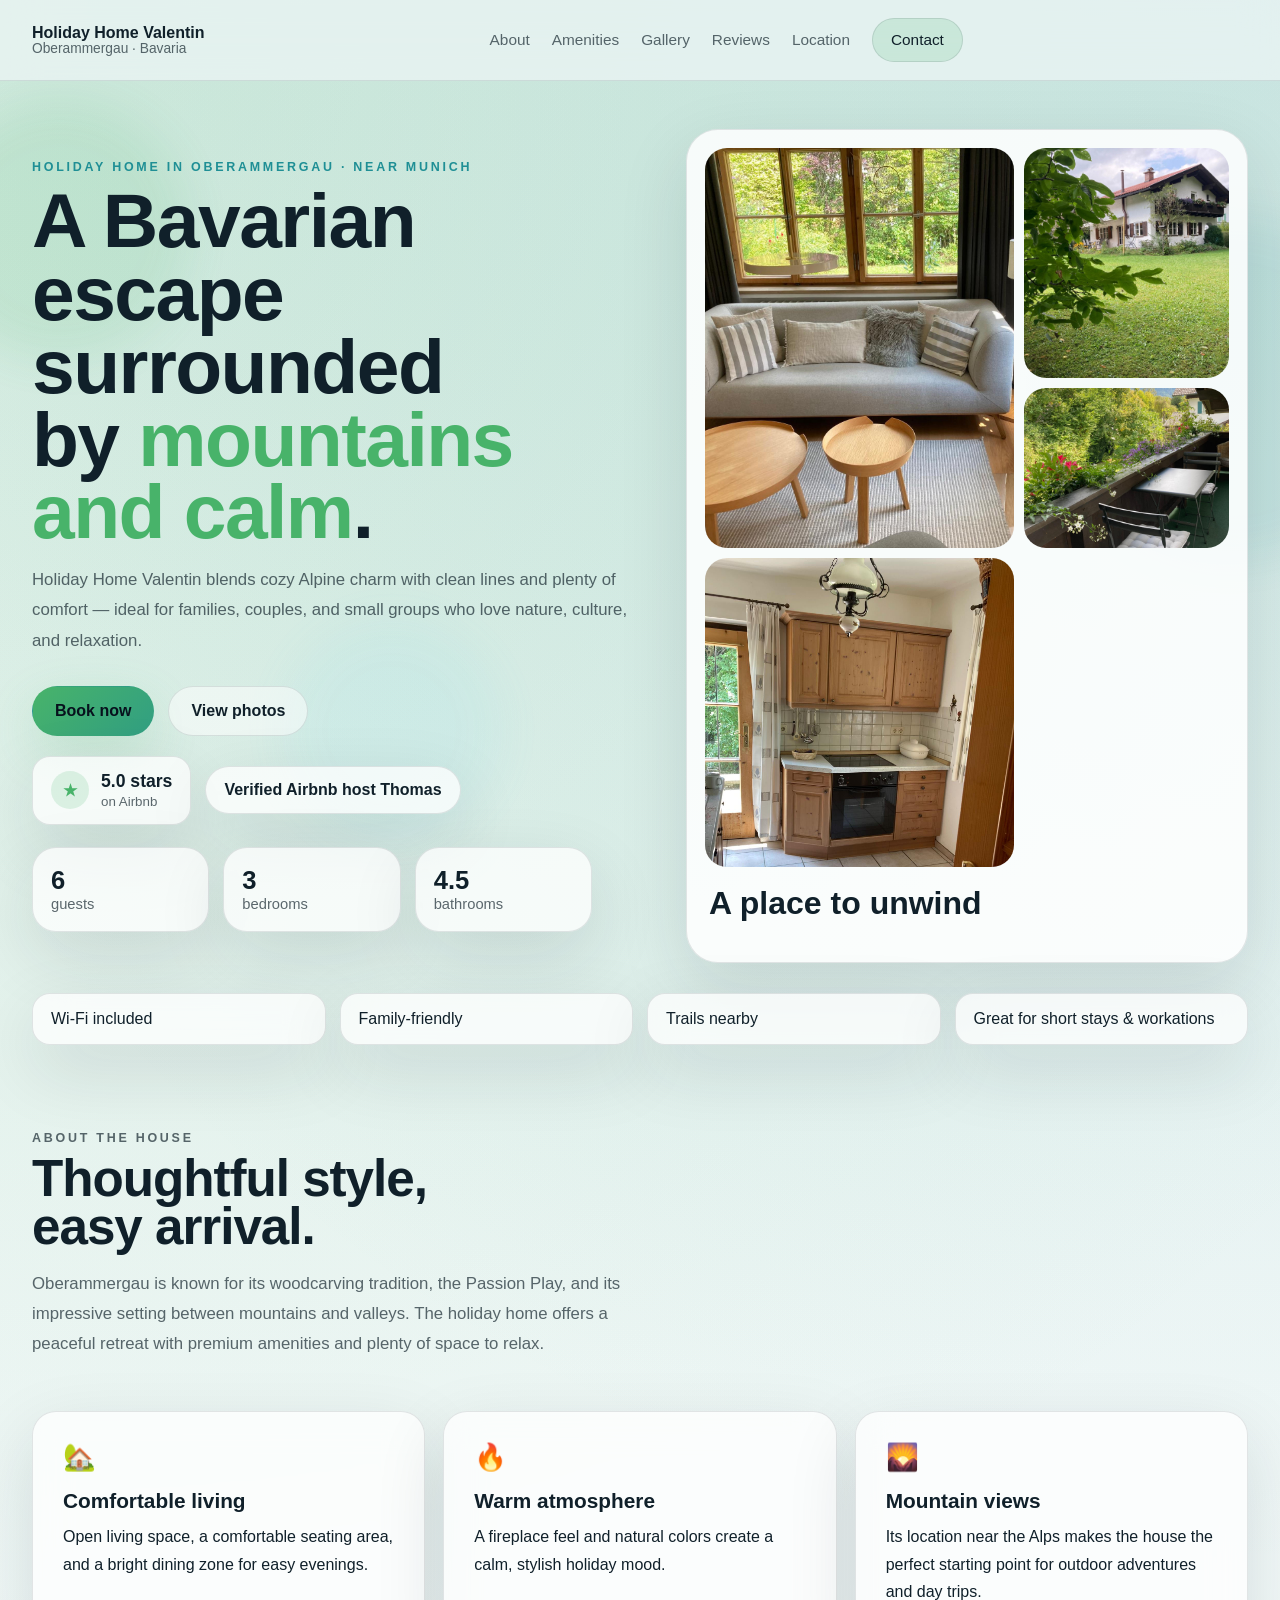
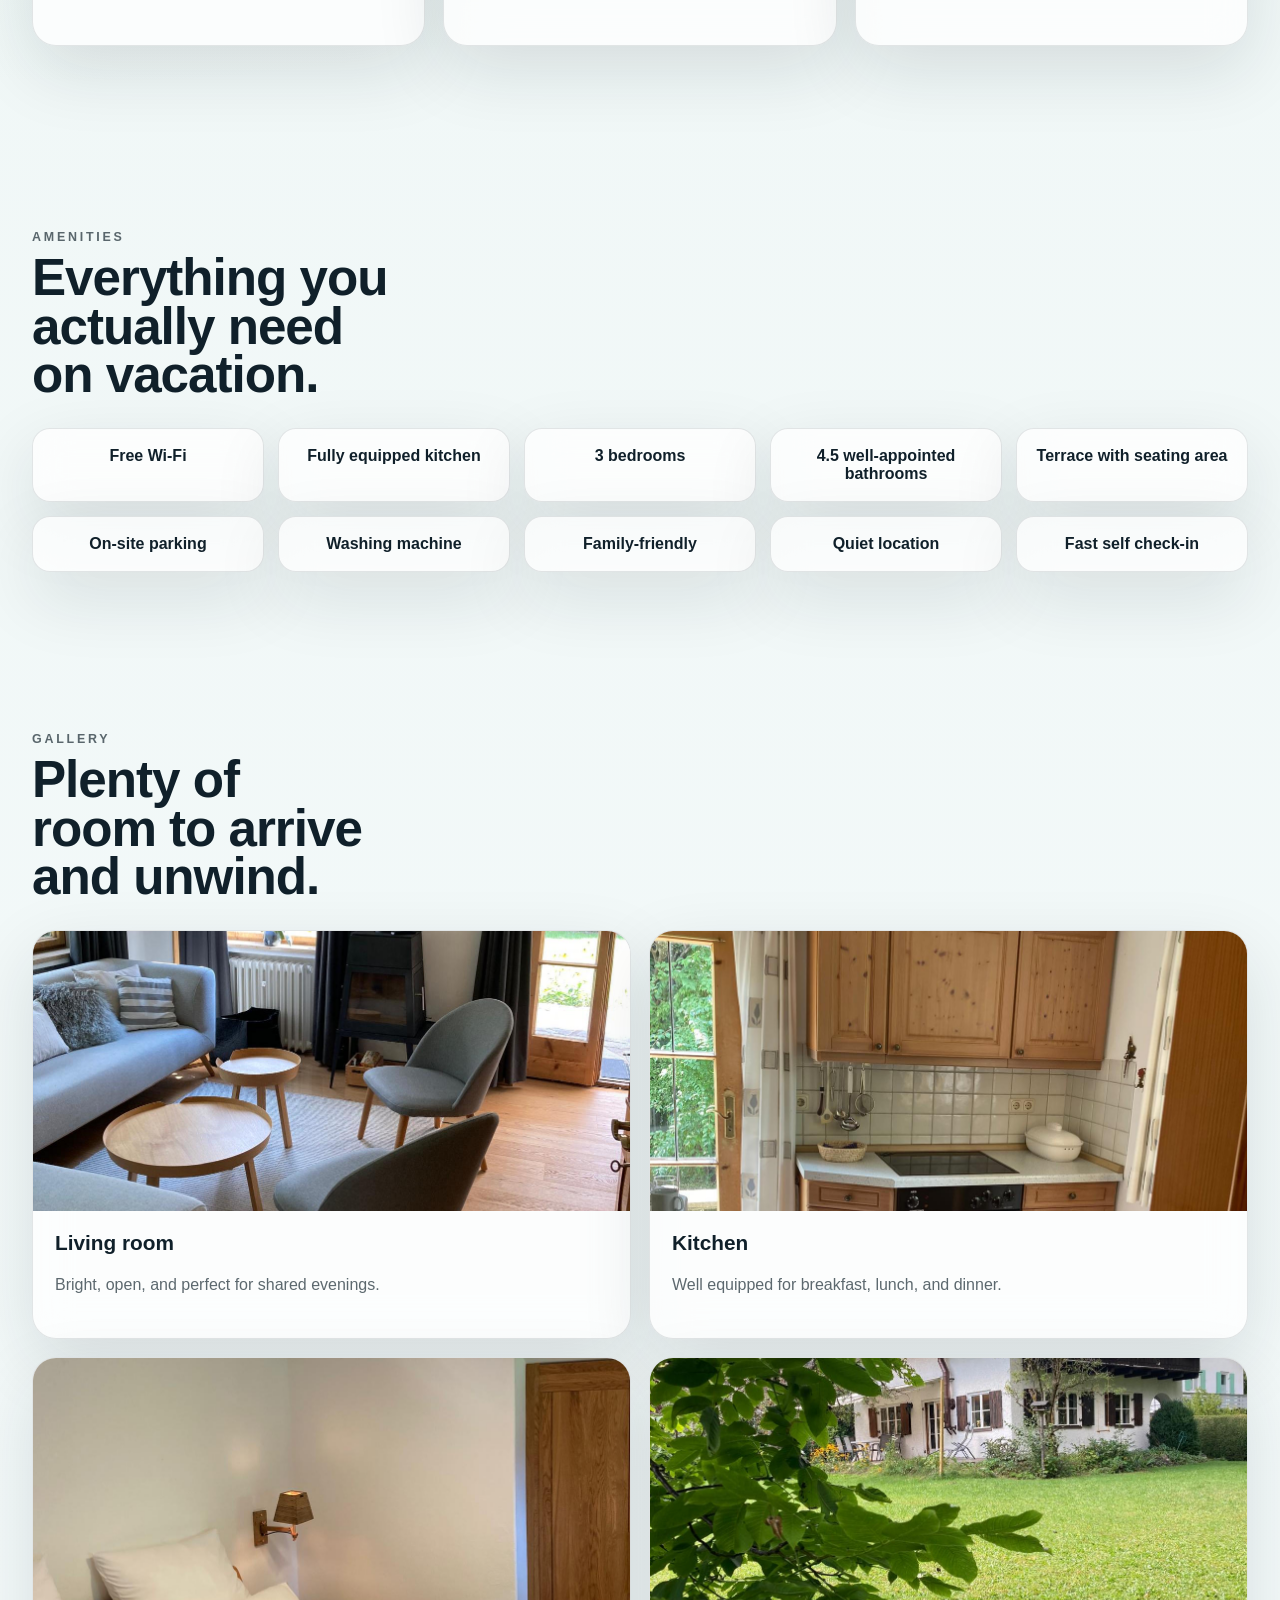
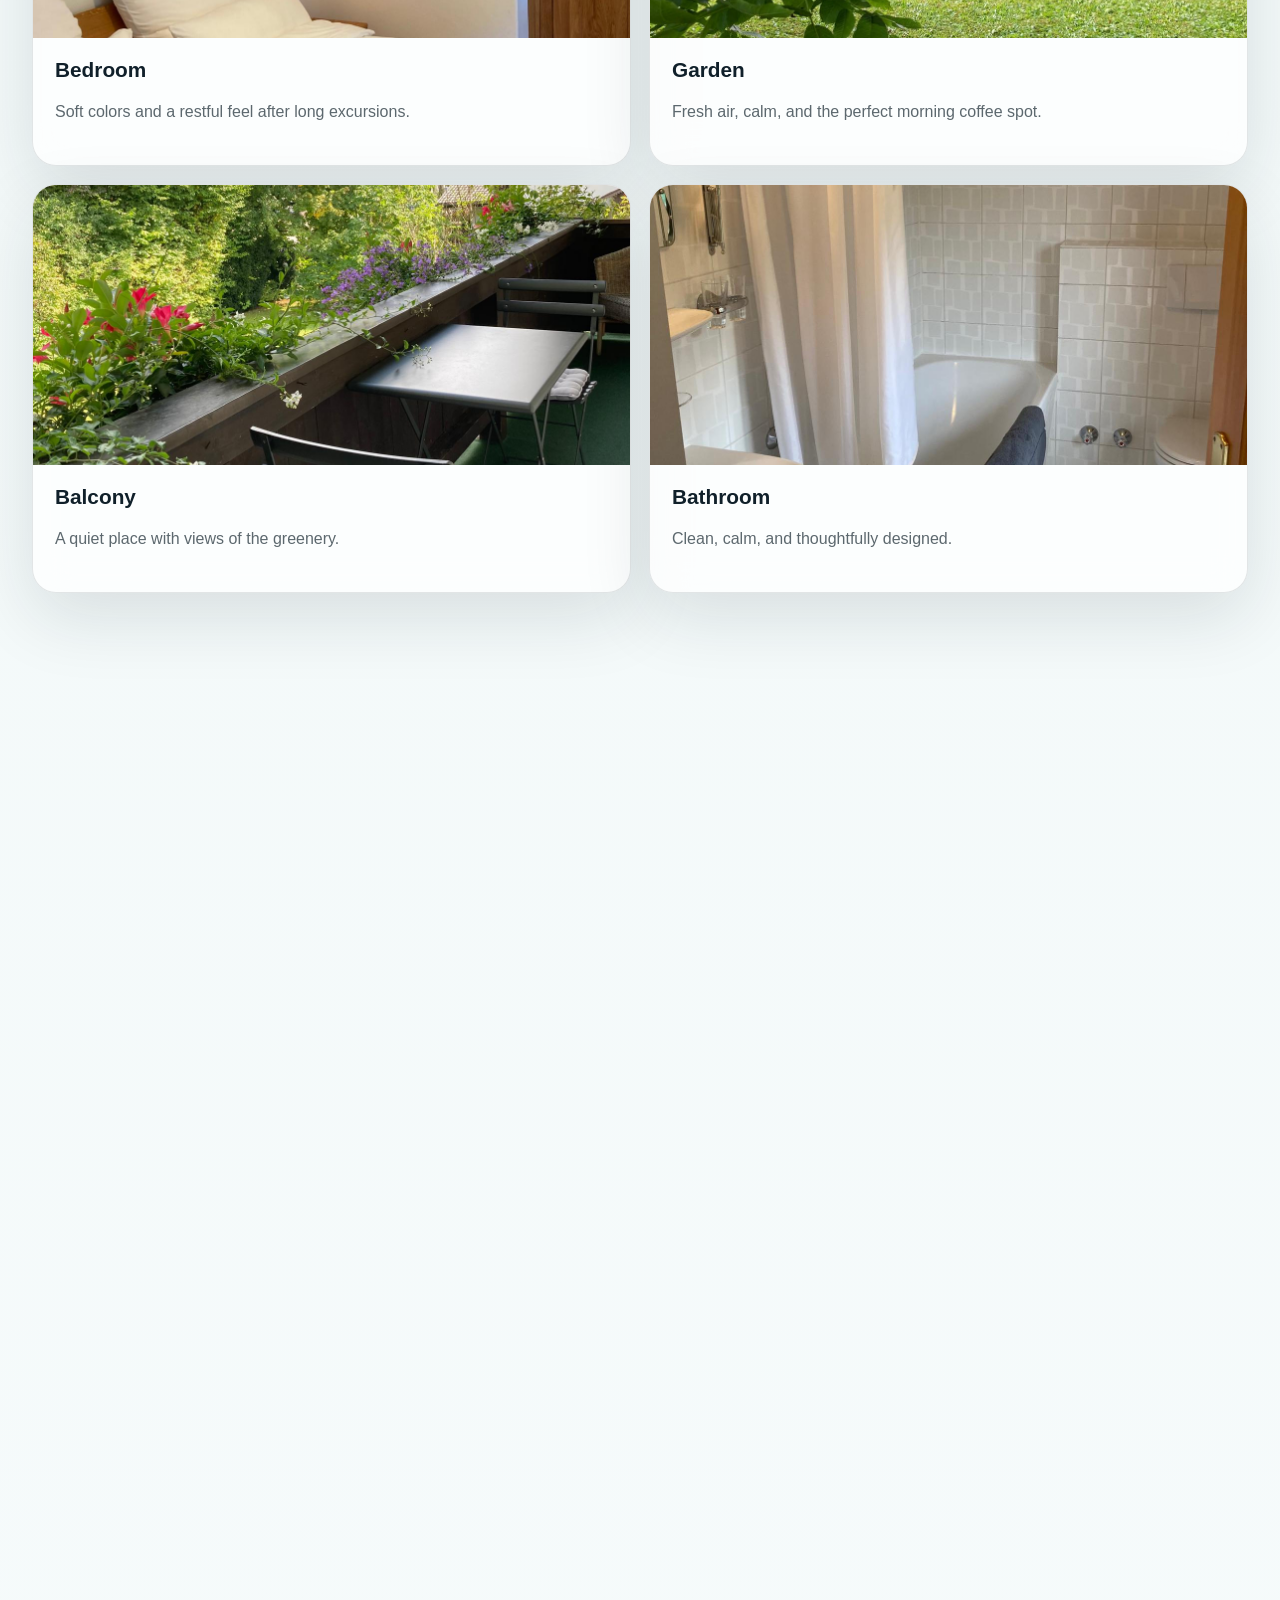
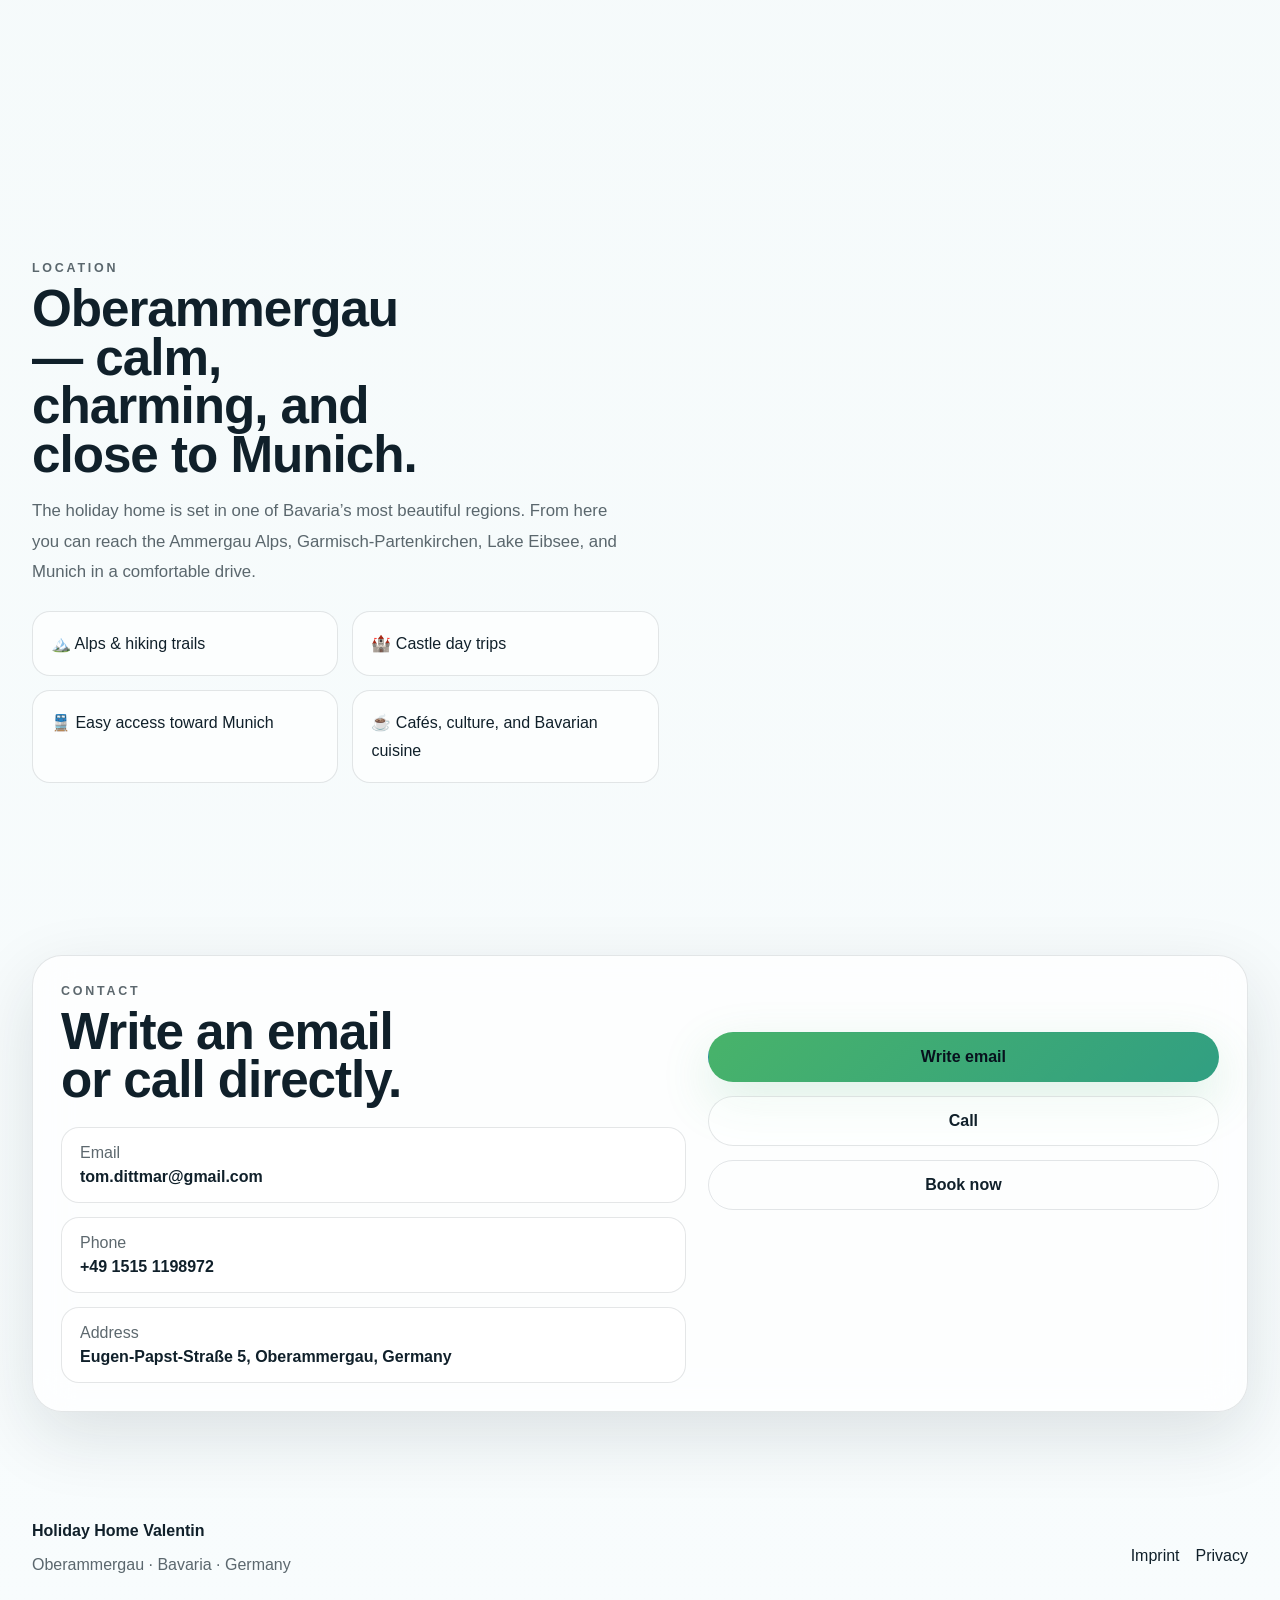
<file: index.html>
<!DOCTYPE html>
<html lang="de">
<head>
  <meta charset="UTF-8" />
  <meta name="viewport" content="width=device-width, initial-scale=1.0, viewport-fit=cover" />
  <title>Ferienhaus Valentin | Oberammergau bei München</title>
  <link rel="icon" type="image/png" href="favicon.png">
  <meta name="description" content="Ferienhaus in Oberammergau bei München mit Bergblick, Terrasse, 5,0 Airbnb-Sterne, Buchungslink, Bewertungen und direktem Kontakt." />
  <meta name="color-scheme" content="dark light" />
  <link rel="preconnect" href="https://fonts.googleapis.com">
  <link rel="preconnect" href="https://fonts.gstatic.com" crossorigin>
  <link href="https://fonts.googleapis.com/css2?family=Inter:wght@400;500;600;700;800;900&family=Cormorant+Garamond:wght@500;600;700&display=swap" rel="stylesheet">
  <link rel="stylesheet" href="css/style.css" />
</head>
<body>
  <div class="backdrop" aria-hidden="true">
    <span></span><span></span><span></span>
  </div>

  <header class="site-header">
    <a class="brand" href="#start" aria-label="Startseite">
      <span class="brand-text">
        <strong data-i18n="brand">Ferienhaus Valentin</strong>
        <small data-i18n="brandSub">Oberammergau · Bayern</small>
      </span>
    </a>

    <nav class="desktop-nav" aria-label="Hauptnavigation">
      <a href="#ueber" data-i18n="navAbout">Über das Haus</a>
      <a href="#ausstattung" data-i18n="navAmenities">Ausstattung</a>
      <a href="#galerie" data-i18n="navGallery">Galerie</a>
      <a href="#bewertungen" data-i18n="navReviews">Bewertungen</a>
      <a href="#lage" data-i18n="navLocation">Lage</a>
      <a href="#kontakt" class="nav-cta" data-i18n="navContact">Kontakt</a>
    </nav>

    <div class="header-controls">      <button class="menu-button" type="button" aria-label="Menü öffnen" aria-expanded="false" aria-controls="mobileNav">
        <span></span><span></span><span></span>
      </button>
    </div>
  </header>

  <nav id="mobileNav" class="mobile-nav" aria-label="Mobile Navigation">
    <a href="#ueber" data-i18n="navAbout">Über das Haus</a>
    <a href="#ausstattung" data-i18n="navAmenities">Ausstattung</a>
    <a href="#galerie" data-i18n="navGallery">Galerie</a>
    <a href="#bewertungen" data-i18n="navReviews">Bewertungen</a>
    <a href="#lage" data-i18n="navLocation">Lage</a>
    <a href="#kontakt" data-i18n="navContact">Kontakt</a>
  </nav>

  <main id="start">
    <section class="hero section-wrap">
      <div class="hero-copy reveal">
        <p class="eyebrow" data-i18n="heroEyebrow">Ferienhaus in Oberammergau</p>
        <h1 data-i18n="heroTitle">Bayerische Auszeit zwischen <span>Bergen und Ruhe</span>.</h1>
        <p class="lead" data-i18n="heroText">
          Das Ferienhaus Valentin verbindet gemütlichen Alpencharme mit klaren Linien und viel Komfort – ideal für Familien, Paare und kleine Gruppen, die Natur, Kultur und Erholung lieben.
        </p>

        <div class="hero-actions">
          <a class="btn btn-primary" href="https://www.airbnb.de/rooms/27420146?adults=4&check_in=2026-11-19&check_out=2026-11-26&search_mode=regular_search&source_impression_id=p3_1784402402_P3Bm9x_P6Az1f8Ne&previous_page_section_name=1000&federated_search_id=296d01ff-f750-4e15-9dda-6079a9d23934" target="_blank" rel="noopener noreferrer" data-i18n="heroBook">Jetzt buchen</a>
          <a class="btn btn-secondary" href="#galerie" data-i18n="heroCtaSecondary">Bilder ansehen</a>
        </div>

        <div class="hero-rating">
          <div class="rating-badge">
            <span class="rating-star">★</span>
            <div>
              <strong data-i18n="ratingScore">5.0 Sterne</strong>
              <small data-i18n="ratingLabel">auf Airbnb</small>
            </div>
          </div>
          <div class="rating-host" data-i18n="hostVerified">Verifizierter Airbnb-Gastgeber Thomas</div>
        </div>

        <div class="hero-stats" aria-label="Hausdaten">
          <div>
            <strong data-i18n="statGuestsValue">6</strong>
            <span data-i18n="statGuests">Personen</span>
          </div>
          <div>
            <strong data-i18n="statRoomsValue">3</strong>
            <span data-i18n="statRooms">Schlafzimmer</span>
          </div>
          <div>
            <strong data-i18n="statBathroomsValue">4,5</strong>
            <span data-i18n="statBathrooms">Bäder</span>
          </div>
        </div>
      </div>

      <div class="hero-visual reveal">
        <div class="hero-feature">
<div class="mosaic">
            <figure class="mosaic-tile tile-a">
              <img src="images/Wohnzimmer2.jpeg" alt="Wohnzimmer" />
            </figure>
            <figure class="mosaic-tile tile-b">
              <img src="images/Garten.jpeg" alt="Garten" />
            </figure>
            <figure class="mosaic-tile tile-c">
              <img src="images/Balkon1.jpeg" alt="Balkon" />
            </figure>
            <figure class="mosaic-tile tile-d">
              <img src="images/Küche1.jpeg" alt="Küche" />
            </figure>
          </div>

          <div class="hero-feature-bottom">
            <h2 data-i18n="heroCardTitle">Ein Ort zum Abschalten</h2>
            <p data-i18n="heroCardText"></p>
          </div>
        </div>
      </div>
    </section>

    <section class="feature-strip section-wrap">
      <div class="mini-card reveal"><p data-i18n="strip1">WLAN inklusive</p></div>
      <div class="mini-card reveal"><p data-i18n="strip2">Familienfreundlich</p></div>
      <div class="mini-card reveal"><p data-i18n="strip3">Wanderwege direkt in der Nähe</p></div>
      <div class="mini-card reveal"><p data-i18n="strip4">Ideal für Kurzurlaub &amp; Workation</p></div>
    </section>

    <section id="ueber" class="content-section section-wrap">
      <div class="section-head reveal">
        <p class="eyebrow" data-i18n="aboutEyebrow">Über das Ferienhaus</p>
        <h2 data-i18n="aboutTitle">Stilvoll wohnen, entspannt ankommen.</h2>
        <p class="lead" data-i18n="aboutText">
          Oberammergau ist bekannt für seine Holzschnitzkunst, die Passion und die beeindruckende Lage zwischen Bergen und Tälern. Das Ferienhaus bietet einen ruhigen Rückzugsort mit hochwertiger Ausstattung und viel Platz zum Wohlfühlen.
        </p>
      </div>

      <div class="grid-3">
        <article class="info-card reveal">
          <div class="info-icon">🏡</div>
          <h3 data-i18n="feature1Title">Komfortables Wohnen</h3>
          <p data-i18n="feature1Text">Offener Wohnbereich, bequeme Sitzlandschaft und ein heller Essbereich für entspannte Abende.</p>
        </article>
        <article class="info-card reveal">
          <div class="info-icon">🔥</div>
          <h3 data-i18n="feature2Title">Wärme &amp; Atmosphäre</h3>
          <p data-i18n="feature2Text">Ein Kamin-Feeling und natürliche Farben schaffen eine ruhige, stilvolle Urlaubsstimmung.</p>
        </article>
        <article class="info-card reveal">
          <div class="info-icon">🌄</div>
          <h3 data-i18n="feature3Title">Blick auf die Berge</h3>
          <p data-i18n="feature3Text">Die Lage nahe der Alpen macht das Haus zum idealen Ausgangspunkt für Naturerlebnisse und Ausflüge.</p>
        </article>
      </div>
    </section>

    <section id="ausstattung" class="content-section alt section-wrap">
      <div class="section-head reveal">
        <p class="eyebrow" data-i18n="amenitiesEyebrow">Ausstattung</p>
        <h2 data-i18n="amenitiesTitle">Alles drin, was man im Urlaub wirklich braucht.</h2>
      </div>

      <div class="amenities-grid">
        <div class="amenity reveal" data-i18n="amenity1">Kostenloses WLAN</div>
        <div class="amenity reveal" data-i18n="amenity2">Voll ausgestattete Küche</div>
        <div class="amenity reveal" data-i18n="amenity3">3 Schlafzimmer</div>
        <div class="amenity reveal" data-i18n="amenity4">4,5 hochwertig ausgestattete Bäder</div>
        <div class="amenity reveal" data-i18n="amenity5">Terrasse mit Sitzbereich</div>
        <div class="amenity reveal" data-i18n="amenity6">Parkplatz am Haus</div>
        <div class="amenity reveal" data-i18n="amenity7">Waschmaschine</div>
        <div class="amenity reveal" data-i18n="amenity8">Familienfreundlich</div>
        <div class="amenity reveal" data-i18n="amenity9">Ruhige Lage</div>
        <div class="amenity reveal" data-i18n="amenity10">Schneller Self-Check-in</div>
      </div>
    </section>

    <section id="galerie" class="content-section section-wrap">
      <div class="section-head reveal">
        <p class="eyebrow" data-i18n="galleryEyebrow">Galerie</p>
        <h2 data-i18n="galleryTitle">Viel Raum zum Ankommen und Durchatmen.</h2>
      </div>

      <div class="gallery-grid">
        <figure class="gallery-card reveal">
          <img src="images/Wohnzimmer1.jpeg" alt="Wohnzimmer 1" />
          <figcaption>
            <h3 data-i18n="gallery1Title">Wohnzimmer</h3>
            <p data-i18n="gallery1Text">Hell, offen und perfekt für gemeinsame Abende.</p>
          </figcaption>
        </figure>

        <figure class="gallery-card reveal">
          <img src="images/Küche1.jpeg" alt="Küche" />
          <figcaption>
            <h3 data-i18n="gallery2Title">Küche</h3>
            <p data-i18n="gallery2Text">Hochwertig ausgestattet für Frühstück, Lunch und Dinner.</p>
          </figcaption>
        </figure>

        <figure class="gallery-card reveal">
          <img src="images/Schlafzimmer1.jpeg" alt="Schlafzimmer" />
          <figcaption>
            <h3 data-i18n="gallery3Title">Schlafzimmer</h3>
            <p data-i18n="gallery3Text">Sanfte Farben und gute Erholung nach langen Ausflügen.</p>
          </figcaption>
        </figure>

        <figure class="gallery-card reveal">
          <img src="images/Garten.jpeg" alt="Garten" />
          <figcaption>
            <h3 data-i18n="gallery4Title">Garten</h3>
            <p data-i18n="gallery4Text">Frische Luft, Ruhe und der perfekte Platz für den Morgenkaffee.</p>
          </figcaption>
        </figure>

        <figure class="gallery-card reveal">
          <img src="images/Balkon1.jpeg" alt="Balkon" />
          <figcaption>
            <h3 data-i18n="gallery5Title">Balkon</h3>
            <p data-i18n="gallery5Text">Ein stiller Platz mit Blick ins Grüne.</p>
          </figcaption>
        </figure>

        <figure class="gallery-card reveal">
          <img src="images/Bad.jpeg" alt="Badezimmer" />
          <figcaption>
            <h3 data-i18n="gallery6Title">Badezimmer</h3>
            <p data-i18n="gallery6Text">Klar gestaltet und angenehm ruhig.</p>
          </figcaption>
        </figure>

        <figure class="gallery-card reveal">
          <img src="images/Wohnzimmer2.jpeg" alt="Wohnbereich" />
          <figcaption>
            <h3 data-i18n="gallery7Title">Wohnbereich</h3>
            <p data-i18n="gallery7Text">Gemütlich für lange Abende und entspannte Gespräche.</p>
          </figcaption>
        </figure>

        <figure class="gallery-card reveal">
          <img src="images/Wohnzimmer3.jpeg" alt="Lounge" />
          <figcaption>
            <h3 data-i18n="gallery8Title">Lounge</h3>
            <p data-i18n="gallery8Text">Weiches Licht, viel Platz und eine zeitgemäße Atmosphäre.</p>
          </figcaption>
        </figure>
      </div>
    </section>

    <section id="bewertungen" class="content-section alt section-wrap testimonials">
      <div class="section-head reveal">
        <p class="eyebrow" data-i18n="reviewsEyebrow">Bewertungen</p>
        <h2 data-i18n="reviewsTitle">5,0 Sterne auf Airbnb und starke Rückmeldungen von Gästen.</h2>
      </div>

      <div class="review-summary reveal">
        <div class="summary-rating">
          <strong>5.0</strong>
          <span>★★★★★</span>
        </div>
        <div class="summary-copy">
          <p data-i18n="hostVerified">Verifizierter Airbnb-Gastgeber Thomas</p>
          <p data-i18n="reviewSummaryText">Sauber, ruhig und mit drei Schlafzimmern sowie 4,5 Bädern für einen entspannten Aufenthalt ausgestattet.</p>
        </div>
      </div>

      <div class="testimonial-grid">
        <article class="testimonial-card reveal">
          <div class="quote-meta">
            <strong>Jay</strong>
            <span>★★★★★</span>
          </div>
          <p data-i18n="review1">Eine sehr schöne Unterkunft und top ausgestattet. Kann ich nur empfehlen!</p>
        </article>

        <article class="testimonial-card reveal">
          <div class="quote-meta">
            <strong>Kevin</strong>
            <span>★★★★★</span>
          </div>
          <p data-i18n="review2">Unser zweites Mal in diesem wunderbaren Haus. Wir werden wiederkommen. Es ist eine perfekte Unterkunft.</p>
        </article>

        <article class="testimonial-card reveal">
          <div class="quote-meta">
            <strong>Sigmund</strong>
            <span>★★★★★</span>
          </div>
          <p data-i18n="review3">Die Unterkunft hatte alles, was wir brauchten, und mehr. Wir haben uns wie zuhause gefühlt.</p>
        </article>
      </div>
    </section>

    <section id="lage" class="content-section section-wrap">
      <div class="location-layout">
        <div class="location-copy reveal">
          <p class="eyebrow" data-i18n="locationEyebrow">Lage</p>
          <h2 data-i18n="locationTitle">Oberammergau – ruhig, charmant und nah an München.</h2>
          <p class="lead" data-i18n="locationText">
            Das Ferienhaus liegt in einer der schönsten Regionen Bayerns. Von hier aus erreichst du die Ammergauer Alpen, Garmisch-Partenkirchen, den Eibsee und München in bequemer Fahrzeit.
          </p>

          <div class="location-points">
            <div class="point reveal" data-i18n="location1">🏔️ Alpen &amp; Wanderwege</div>
            <div class="point reveal" data-i18n="location2">🏰 Ausflüge zu Schlössern</div>
            <div class="point reveal" data-i18n="location3">🚆 Gute Anbindung Richtung München</div>
            <div class="point reveal" data-i18n="location4">☕ Cafés, Kultur und bayerische Küche</div>
          </div>
        </div>
      </div>
    </section>

    <section id="kontakt" class="content-section contact-section section-wrap">
      <div class="contact-box reveal">
        <div class="contact-copy">
          <p class="eyebrow" data-i18n="contactEyebrow">Kontakt</p>
          <h2 data-i18n="contactTitle">Direkt schreiben oder anrufen.</h2>

          <div class="contact-details">
            <div><span data-i18n="contactDetail1Label">E-Mail</span><strong>tom.dittmar@gmail.com</strong></div>
            <div><span data-i18n="contactDetail2Label">Telefon</span><strong>+49 1515 1198972</strong></div>
            <div><span data-i18n="contactDetail3Label">Adresse</span><strong data-i18n="mapAddress"><a href="https://www.google.de/maps/place/Ferienhaus+Valentin+in+Oberammergau+-+Superior+Villa/@47.5965355,11.0624044,211m/data=!3m1!1e3!4m7!3m6!1s0x479dab0f0d1983f3:0x14904190a734ac11!8m2!3d47.5967293!4d11.0620804!16s%2Fg%2F11z8nn1bxg!17BQ0FF?entry=ttu&g_ep=EgoyMDI2MDcxNS4wIKXMDSoASAFQAw%3D%3D" target="_blank">Eugen-Papst-Straße 5</a>, Oberammergau, Deutschland</strong></div>
          </div>
        </div>

        <div class="contact-actions">
          <a class="btn btn-primary" href="mailto:tom.dittmar@gmail.com?subject=Anfrage%20Ferienhaus%20Valentin&body=Hallo%20Thomas,%0D%0A%0D%0Aich%20interessiere%20mich%20f%C3%BCr%20einen%20Aufenthalt%20im%20Ferienhaus%20Valentin.%0D%0A%0D%0AViele%20Gr%C3%BC%C3%9Fe" data-i18n="emailButton">Email schreiben</a>
          <a class="btn btn-secondary" href="tel:+4915151198972" data-i18n="callButton">Anrufen</a>
          <a class="btn btn-ghost" href="https://www.airbnb.de/rooms/27420146?adults=4&check_in=2026-11-19&check_out=2026-11-26&search_mode=regular_search&source_impression_id=p3_1784402402_P3Bm9x_P6Az1f8Ne&previous_page_section_name=1000&federated_search_id=296d01ff-f750-4e15-9dda-6079a9d23934" target="_blank" rel="noopener noreferrer" data-i18n="heroBook">Jetzt buchen</a>
        </div>
      </div>
    </section>
  </main>

  <footer class="footer section-wrap">
    <div>
      <strong data-i18n="footerBrand">Ferienhaus Valentin</strong>
      <p data-i18n="footerLocation">Oberammergau · Bayern · Deutschland</p>
    </div>
    <div class="footer-links">
      <a href="info.html#Impressum" data-i18n="footerImprint">Impressum</a>
      <a href="info.html#Datenschutz" data-i18n="footerPrivacy">Datenschutz</a>
    </div>
  </footer>

  <script src="js/script.js"></script></body>
</html>
</file>
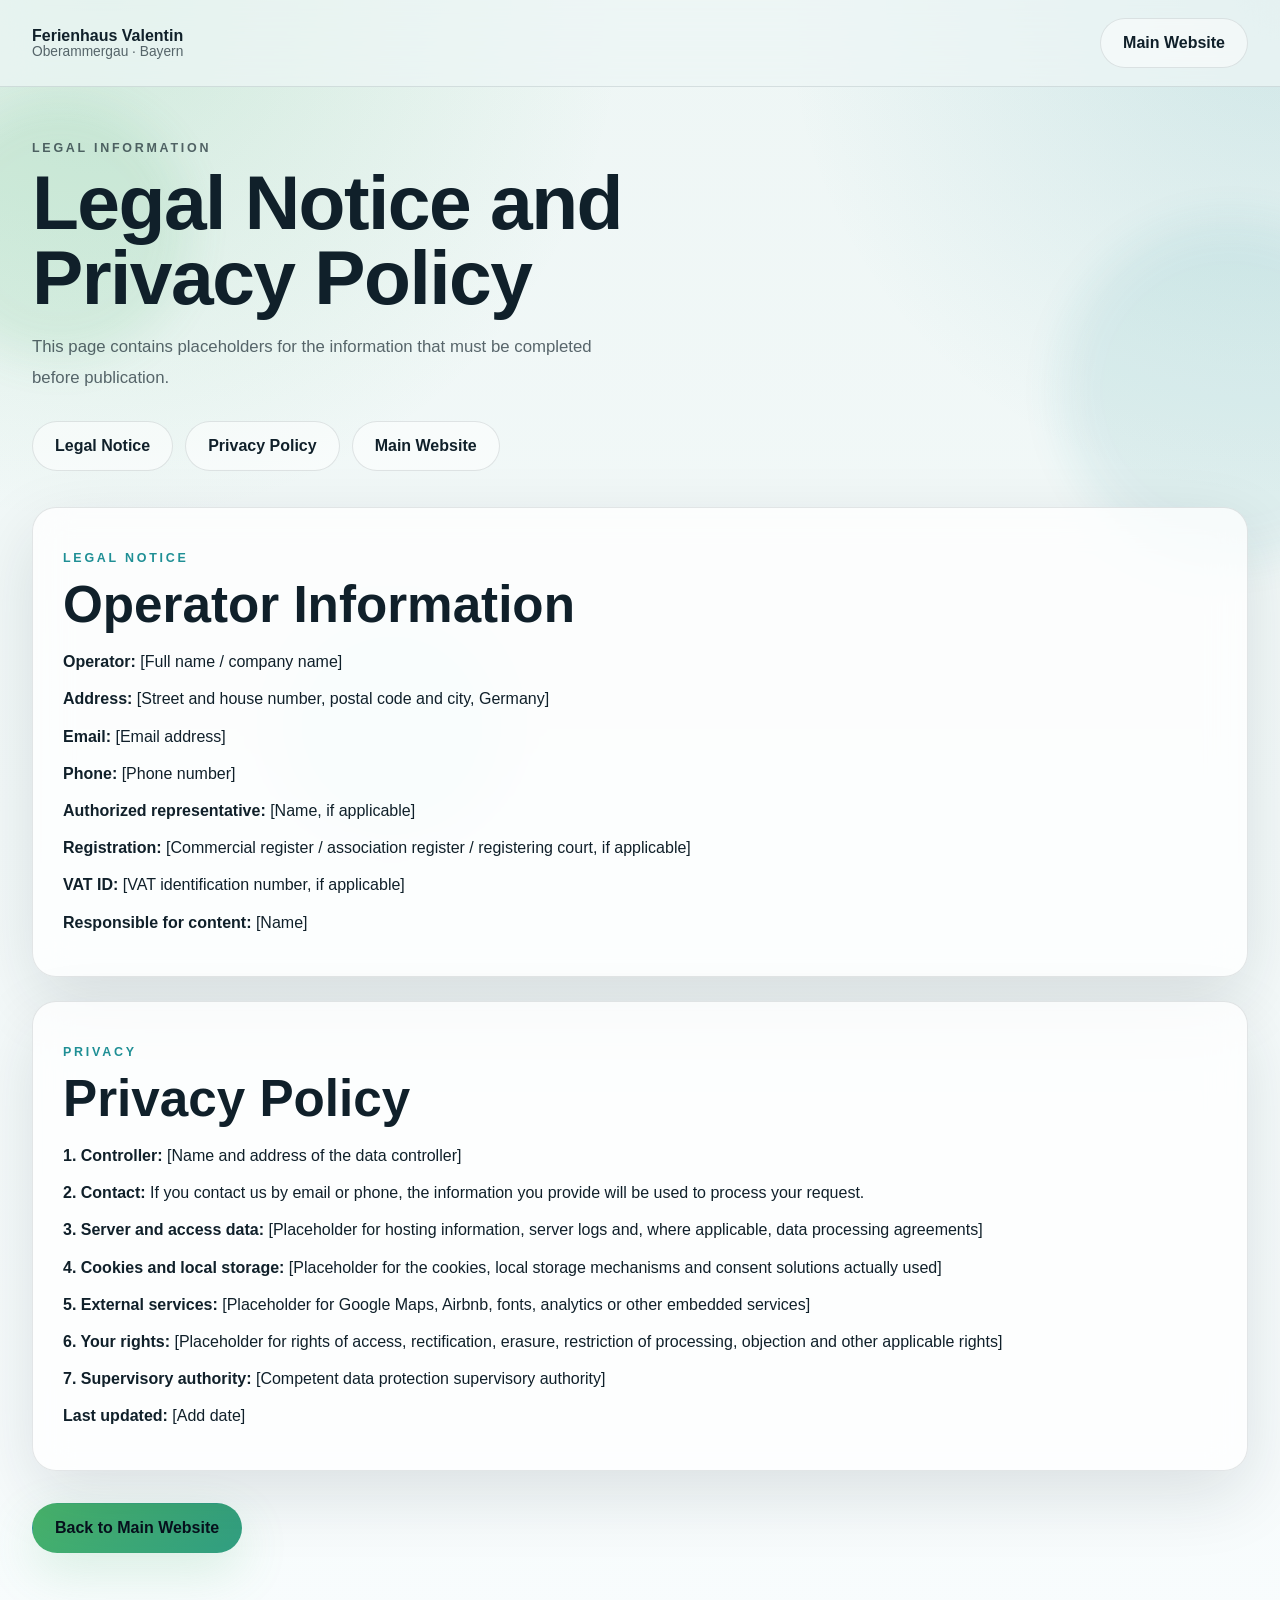
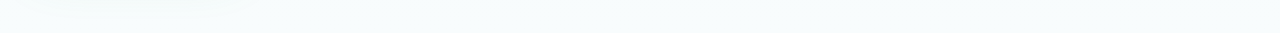
<file: info.html>
<!doctype html>
<html lang="de">
<head>
  <meta charset="utf-8">
  <meta name="viewport" content="width=device-width, initial-scale=1">
  <meta name="description" content="Impressum und Datenschutzerklärung des Ferienhauses Valentin in Oberammergau.">
  <title>Impressum und Datenschutzerklärung | Ferienhaus Valentin</title>
  <link rel="stylesheet" href="css/style.css">
</head>
<body>
  <div class="backdrop" aria-hidden="true">
    <span></span><span></span><span></span>
  </div>

  <header class="site-header">
    <a class="brand" href="index.html" aria-label="Zur Hauptseite">
      <span class="brand-text">
        <strong>Ferienhaus Valentin</strong>
        <small>Oberammergau · Bayern</small>
      </span>
    </a>
    <div class="header-controls">
      <span class="language-view language-de"><a class="btn btn-secondary" href="index.html">Zur Hauptseite</a></span><span class="language-view language-en" hidden><a class="btn btn-secondary" href="index.html">Main Website</a></span>
    </div>
  </header>

  <main id="informationen" class="section-wrap info-page">
  <div class="language-view language-de">
    <div class="section-head reveal visible"><p class="eyebrow">Rechtliche Informationen</p><h1>Impressum und Datenschutzerklärung</h1><p class="lead">Diese Seite enthält Platzhalter für die Angaben, die vor der Veröffentlichung ergänzt werden müssen.</p></div>
    <nav class="info-nav" aria-label="Seiteninhalt"><a class="btn btn-secondary" href="#Impressum">Impressum</a><a class="btn btn-secondary" href="#Datenschutz">Datenschutzerklärung</a><a class="btn btn-secondary" href="index.html">Hauptseite</a></nav>
    <section id="Impressum" class="info-card"><p class="eyebrow">Impressum</p><h2>Angaben zum Betreiber</h2><p><strong>Betreiber:</strong> [Vollständiger Name / Firmenname]</p><p><strong>Anschrift:</strong> [Straße und Hausnummer, PLZ und Ort, Deutschland]</p><p><strong>E-Mail:</strong> [E-Mail-Adresse]</p><p><strong>Telefon:</strong> [Telefonnummer]</p><p><strong>Vertretungsberechtigte Person:</strong> [Name, falls erforderlich]</p><p><strong>Registereintrag:</strong> [Handelsregister / Vereinsregister / Registergericht, falls vorhanden]</p><p><strong>Umsatzsteuer-ID:</strong> [USt-IdNr., falls vorhanden]</p><p><strong>Verantwortlich für den Inhalt:</strong> [Name]</p></section>
    <section id="Datenschutz" class="info-card"><p class="eyebrow">Datenschutz</p><h2>Datenschutzerklärung</h2><p><strong>1. Verantwortlicher:</strong> [Name und Anschrift des Verantwortlichen]</p><p><strong>2. Kontaktaufnahme:</strong> Wenn du per E-Mail oder Telefon Kontakt aufnimmst, werden die von dir übermittelten Daten zur Bearbeitung der Anfrage verwendet.</p><p><strong>3. Server- und Zugriffsdaten:</strong> [Platzhalter für Angaben zum Hosting, Server-Logs und ggf. Auftragsverarbeitung]</p><p><strong>4. Cookies und lokale Speicherung:</strong> [Platzhalter für die tatsächlich eingesetzten Cookies, lokalen Speichermechanismen und Einwilligungslösungen]</p><p><strong>5. Externe Dienste:</strong> [Platzhalter für Google Maps, Airbnb, Schriften, Analyse- oder weitere eingebundene Dienste]</p><p><strong>6. Deine Rechte:</strong> [Platzhalter für Auskunft, Berichtigung, Löschung, Einschränkung der Verarbeitung, Widerspruch und weitere anwendbare Rechte]</p><p><strong>7. Aufsichtsbehörde:</strong> [Zuständige Datenschutzaufsichtsbehörde]</p><p><strong>Stand:</strong> [Datum ergänzen]</p></section>
    <div class="info-back"><a class="btn btn-primary" href="index.html">Zurück zur Hauptseite</a></div>
  </div>
  <div class="language-view language-en" hidden>
    <div class="section-head reveal visible"><p class="eyebrow">Legal Information</p><h1>Legal Notice and Privacy Policy</h1><p class="lead">This page contains placeholders for the information that must be completed before publication.</p></div>
    <nav class="info-nav" aria-label="Page contents"><a class="btn btn-secondary" href="#Imprint">Legal Notice</a><a class="btn btn-secondary" href="#Privacy">Privacy Policy</a><a class="btn btn-secondary" href="index.html">Main Website</a></nav>
    <section id="Imprint" class="info-card"><p class="eyebrow">Legal Notice</p><h2>Operator Information</h2><p><strong>Operator:</strong> [Full name / company name]</p><p><strong>Address:</strong> [Street and house number, postal code and city, Germany]</p><p><strong>Email:</strong> [Email address]</p><p><strong>Phone:</strong> [Phone number]</p><p><strong>Authorized representative:</strong> [Name, if applicable]</p><p><strong>Registration:</strong> [Commercial register / association register / registering court, if applicable]</p><p><strong>VAT ID:</strong> [VAT identification number, if applicable]</p><p><strong>Responsible for content:</strong> [Name]</p></section>
    <section id="Privacy" class="info-card"><p class="eyebrow">Privacy</p><h2>Privacy Policy</h2><p><strong>1. Controller:</strong> [Name and address of the data controller]</p><p><strong>2. Contact:</strong> If you contact us by email or phone, the information you provide will be used to process your request.</p><p><strong>3. Server and access data:</strong> [Placeholder for hosting information, server logs and, where applicable, data processing agreements]</p><p><strong>4. Cookies and local storage:</strong> [Placeholder for the cookies, local storage mechanisms and consent solutions actually used]</p><p><strong>5. External services:</strong> [Placeholder for Google Maps, Airbnb, fonts, analytics or other embedded services]</p><p><strong>6. Your rights:</strong> [Placeholder for rights of access, rectification, erasure, restriction of processing, objection and other applicable rights]</p><p><strong>7. Supervisory authority:</strong> [Competent data protection supervisory authority]</p><p><strong>Last updated:</strong> [Add date]</p></section>
    <div class="info-back"><a class="btn btn-primary" href="index.html">Back to Main Website</a></div>
  </div>
</main>

  <script src="js/script.js"></script>
  <script>(function(){var l=(navigator.language||navigator.userLanguage||'de').toLowerCase(),e=l.indexOf('en')===0;document.documentElement.lang=e?'en':'de';document.querySelectorAll('.language-de').forEach(function(x){x.hidden=e});document.querySelectorAll('.language-en').forEach(function(x){x.hidden=!e});})();</script>
</body>
</html>
</file>
<file: css/style.css>
*{font-family:Verdana, sans-serif !important;}
:root {
  color-scheme: light;
  --bg: #eef6f5;
  --bg-2: #f8fcfd;
  --surface: rgba(255, 255, 255, 0.74);
  --surface-strong: rgba(255, 255, 255, 0.92);
  --text: #10202a;
  --muted: rgba(16, 32, 42, 0.68);
  --line: rgba(16, 32, 42, 0.11);
  --shadow: 0 24px 70px rgba(17, 34, 42, 0.12);
  --accent: #48b36a;
  --accent-2: #1f8f95;
  --accent-3: #68d5ef;
  --accent-4: #acdff7;
  --radius-xl: 32px;
  --radius-lg: 24px;
  --radius-md: 18px;
  --radius-sm: 14px;
}

html[data-theme="dark"] {
  color-scheme: dark;
  --bg: #06080b;
  --bg-2: #0a0d12;
  --surface: rgba(12, 16, 22, 0.76);
  --surface-strong: rgba(17, 22, 30, 0.92);
  --text: #ecf4ff;
  --muted: rgba(236, 244, 255, 0.7);
  --line: rgba(255, 255, 255, 0.09);
  --shadow: 0 28px 80px rgba(0, 0, 0, 0.34);
  --accent: #8ff0b3;
  --accent-2: #67d9e3;
  --accent-3: #7fb8ff;
  --accent-4: #bfe2ff;
}

* { box-sizing: border-box; }
html {
  scroll-behavior: smooth;
  background: var(--bg);
  scrollbar-color: color-mix(in srgb, var(--accent-2) 70%, transparent) transparent;
}
body {
  margin: 0;
  min-height: 100vh;
  overflow-x: hidden;
  color: var(--text);
  font-family: Inter, system-ui, sans-serif;
  background:
    radial-gradient(circle at 8% 0%, color-mix(in srgb, var(--accent) 18%, transparent), transparent 26%),
    radial-gradient(circle at 100% 0%, color-mix(in srgb, var(--accent-2) 15%, transparent), transparent 24%),
    linear-gradient(180deg, var(--bg) 0%, var(--bg-2) 100%);
}
body::-webkit-scrollbar { width: 12px; }
body::-webkit-scrollbar-track { background: transparent; }
body::-webkit-scrollbar-thumb {
  background: color-mix(in srgb, var(--accent-2) 65%, transparent);
  border-radius: 999px;
  border: 3px solid transparent;
  background-clip: content-box;
}
a { color: inherit; text-decoration: none; }
img { display: block; width: 100%; }
button, input, textarea { font: inherit; }

@media (max-width: 900px), (hover: none) and (pointer: coarse) {
  html {
    scrollbar-width: none;
  }
  html::-webkit-scrollbar,
  body::-webkit-scrollbar {
    width: 0;
    height: 0;
    display: none;
  }
}

.backdrop {
  position: fixed;
  inset: 0;
  pointer-events: none;
  z-index: 0;
}
.backdrop span {
  position: absolute;
  border-radius: 999px;
  filter: blur(22px);
  opacity: 0.42;
  animation: drift 16s ease-in-out infinite;
}
.backdrop span:nth-child(1) {
  width: 260px;
  height: 260px;
  left: -70px;
  top: 100px;
  background: color-mix(in srgb, var(--accent) 28%, transparent);
}
.backdrop span:nth-child(2) {
  width: 340px;
  height: 340px;
  right: -120px;
  top: 220px;
  background: color-mix(in srgb, var(--accent-2) 22%, transparent);
  animation-delay: -5s;
}
.backdrop span:nth-child(3) {
  width: 220px;
  height: 220px;
  left: 22%;
  bottom: 60px;
  background: color-mix(in srgb, var(--accent-3) 20%, transparent);
  animation-delay: -10s;
}
@keyframes drift {
  0%, 100% { transform: translateY(0) scale(1); }
  50% { transform: translateY(-18px) scale(1.04); }
}

.section-wrap {
  position: relative;
  z-index: 1;
  max-width: 1280px;
  margin: 0 auto;
  padding-left: 32px;
  padding-right: 32px;
}

.site-header {
  position: sticky;
  top: 0;
  z-index: 40;
  display: flex;
  align-items: center;
  justify-content: space-between;
  gap: 16px;
  padding: 18px 32px;
  backdrop-filter: blur(18px);
  background: color-mix(in srgb, var(--bg) 72%, transparent);
  border-bottom: 1px solid var(--line);
}

.header-controls {
  display: flex;
  align-items: center;
  gap: 10px;
}

.theme-toggle:hover .brand {
  display: inline-flex;
  align-items: center;
  gap: 14px;
  min-width: 0;
}
.brand-mark {
  width: 46px;
  height: 46px;
  display: grid;
  place-items: center;
  border-radius: 16px;
  background: linear-gradient(135deg, var(--accent), var(--accent-2));
  color: #081118;
  font-weight: 900;
  box-shadow: 0 14px 34px color-mix(in srgb, var(--accent) 20%, transparent);
}
.brand-text {
  display: flex;
  flex-direction: column;
  line-height: 1.1;
}
.brand-text strong { font-size: 1rem; }
.brand-text small,
.lead,
.section-head p,
.location-copy p,
.contact-copy p,
.gallery-card p,
.testimonial-card p,
.map-footer p,
.footer p,
.contact-details span {
  color: var(--muted);
}
.brand-text small { font-size: 0.86rem; }

.desktop-nav {
  display: flex;
  align-items: center;
  gap: 22px;
  font-size: 0.96rem;
  color: var(--muted);
}
.desktop-nav a {
  position: relative;
}
.desktop-nav a::after {
  content: "";
  position: absolute;
  left: 0;
  bottom: -7px;
  width: 100%;
  height: 2px;
  border-radius: 999px;
  background: linear-gradient(90deg, var(--accent), var(--accent-2));
  transform: scaleX(0);
  transform-origin: left;
  transition: transform 0.25s ease;
}
.desktop-nav a:hover::after { transform: scaleX(1); }

.nav-cta {
  padding: 12px 18px;
  border-radius: 999px;
  color: var(--text) !important;
  background: color-mix(in srgb, var(--accent) 16%, transparent);
  border: 1px solid var(--line);
}

.menu-button {
  display: none;
  width: 46px;
  height: 46px;
  border-radius: 14px;
  border: 1px solid var(--line);
  background: color-mix(in srgb, var(--surface) 72%, transparent);
  padding: 11px;
  cursor: pointer;
}
.menu-button span {
  display: block;
  height: 2px;
  margin: 5px 0;
  border-radius: 999px;
  background: var(--text);
}

.mobile-nav {
  display: none;
}

.hero {
  min-height: calc(100svh - 92px);
  display: grid;
  grid-template-columns: 1.05fr 0.95fr;
  gap: 32px;
  align-items: center;
  padding-top: 48px;
  padding-bottom: 30px;
}
.eyebrow {
  margin: 0;
  text-transform: uppercase;
  letter-spacing: 0.22em;
  color: var(--accent-2);
  font-size: 0.78rem;
  font-weight: 700;
}
.hero-copy h1,
.section-head h2,
.location-copy h2,
.contact-copy h2 {
  margin: 10px 0 14px;
  font-family: "Cormorant Garamond", serif;
  font-weight: 700;
  letter-spacing: -0.02em;
  line-height: 0.95;
}
.hero-copy h1 { max-width: 12ch; font-size: clamp(3rem, 6vw, 5.8rem); }
.hero-copy h1 span { color: var(--accent); }
.lead { max-width: 64ch; line-height: 1.8; font-size: 1.05rem; }

.hero-actions {
  display: flex;
  flex-wrap: wrap;
  gap: 14px;
  margin: 30px 0 20px;
}
.btn {
  display: inline-flex;
  align-items: center;
  justify-content: center;
  gap: 10px;
  padding: 15px 22px;
  border-radius: 999px;
  border: 1px solid transparent;
  font-weight: 700;
  transition: transform 0.25s ease, box-shadow 0.25s ease, background 0.25s ease, opacity 0.25s ease;
}
.btn:hover { transform: translateY(-2px); }
.btn-primary {
  background: linear-gradient(135deg, var(--accent), var(--accent-2));
  color: #07111d;
  box-shadow: 0 18px 50px color-mix(in srgb, var(--accent) 18%, transparent);
}
.btn-secondary {
  background: color-mix(in srgb, var(--surface) 70%, transparent);
  border-color: var(--line);
  color: var(--text);
}
.btn-ghost {
  background: transparent;
  border-color: var(--line);
  color: var(--text);
}

.hero-rating {
  display: flex;
  flex-wrap: wrap;
  gap: 14px;
  align-items: center;
  margin-bottom: 22px;
}
.rating-badge, .rating-host {
  background: var(--surface);
  border: 1px solid var(--line);
  box-shadow: var(--shadow);
  backdrop-filter: blur(18px);
}
.rating-badge {
  display: inline-flex;
  align-items: center;
  gap: 12px;
  padding: 14px 18px;
  border-radius: 18px;
}
.rating-badge strong,
.summary-rating strong {
  display: block;
  font-size: 1.1rem;
}
.rating-badge small,
.summary-copy p:first-child {
  color: var(--muted);
}
.rating-star {
  display: inline-grid;
  place-items: center;
  width: 38px;
  height: 38px;
  border-radius: 50%;
  background: color-mix(in srgb, var(--accent) 16%, transparent);
  color: var(--accent);
  font-size: 1rem;
  font-weight: 900;
}
.rating-host {
  padding: 14px 18px;
  border-radius: 999px;
  font-weight: 700;
}

.hero-stats {
  display: grid;
  grid-template-columns: repeat(3, minmax(0, 1fr));
  gap: 14px;
  max-width: 560px;
}
.hero-stats div,
.mini-card,
.info-card,
.amenity,
.gallery-card,
.testimonial-card,
.map-card,
.contact-box,
.summary-rating {
  background: var(--surface);
  border: 1px solid var(--line);
  box-shadow: var(--shadow);
  backdrop-filter: blur(18px);
}
.hero-stats div {
  padding: 18px;
  border-radius: var(--radius-lg);
}
.hero-stats strong { display: block; font-size: 1.6rem; }
.hero-stats span { color: var(--muted); font-size: 0.92rem; }

.hero-visual { min-width: 0; }
.hero-feature {
  border-radius: 32px;
  overflow: hidden;
  border: 1px solid var(--line);
  background: color-mix(in srgb, var(--surface-strong) 92%, transparent);
  box-shadow: var(--shadow);
}
.hero-feature-top {
  display: flex;
  gap: 10px;
  flex-wrap: wrap;
  padding: 18px 18px 0;
}
.pill {
  display: inline-flex;
  align-items: center;
  padding: 10px 14px;
  border-radius: 999px;
  font-size: 0.85rem;
  background: color-mix(in srgb, var(--accent) 14%, transparent);
  border: 1px solid var(--line);
}
.pill-alt { background: color-mix(in srgb, var(--accent-2) 14%, transparent); }

.mosaic {
  display: grid;
  grid-template-columns: 1.2fr 0.8fr;
  grid-template-rows: 230px 160px;
  gap: 10px;
  padding: 18px;
}
.mosaic-tile {
  margin: 0;
  overflow: hidden;
  border-radius: 22px;
  min-height: 100%;
  background: color-mix(in srgb, var(--bg-2) 60%, transparent);
}
.mosaic-tile img,
.gallery-card img {
  width: 100%;
  height: 100%;
  object-fit: cover;
}
.tile-a { grid-row: 1 / span 2; }
.tile-a img { object-position: center; }
.tile-b img { object-position: center; }
.tile-c img { object-position: center; }
.tile-d img { object-position: center; }

.hero-feature-bottom {
  padding: 0 22px 24px;
}
.hero-feature-bottom h2 {
  margin: 0 0 10px;
  font-family: "Cormorant Garamond", serif;
  font-size: 2rem;
}
.hero-feature-bottom p,
.hero-feature-bottom li {
  color: var(--muted);
  line-height: 1.7;
}
.hero-feature-bottom ul {
  margin: 16px 0 0;
  padding-left: 18px;
}

.feature-strip {
  display: grid;
  grid-template-columns: repeat(4, minmax(0, 1fr));
  gap: 14px;
  padding-top: 0;
}
.mini-card {
  display: flex;
  align-items: center;
  gap: 12px;
  padding: 16px 18px;
  border-radius: var(--radius-md);
}
.mini-card span {
  width: 30px;
  height: 30px;
  display: grid;
  place-items: center;
  border-radius: 50%;
  background: color-mix(in srgb, var(--accent) 18%, transparent);
  color: var(--accent);
  font-weight: 800;
}
.mini-card p { margin: 0; }

.content-section {
  padding-top: 86px;
  padding-bottom: 86px;
}
.alt {
  padding-top: 74px;
  padding-bottom: 74px;
}
.section-head { margin-bottom: 28px; }
.section-head h2,
.location-copy h2,
.contact-copy h2 {
  font-size: clamp(2.1rem, 4vw, 3.8rem);
  max-width: 14ch;
}

.grid-3 {
  display: grid;
  grid-template-columns: repeat(3, minmax(0, 1fr));
  gap: 18px;
}
.info-card {
  padding: 26px;
  border-radius: 26px;
}
.info-icon {
  font-size: 1.65rem;
  margin-bottom: 16px;
}
.info-card h3,
.gallery-card h3 {
  margin: 0 0 8px;
  font-size: 1.3rem;
}
.info-card p,
.gallery-card p,
.location-points .point,
.testimonial-card p,
.map-footer p,
.summary-copy p:last-child {
  line-height: 1.7;
}

.amenities-grid {
  display: grid;
  grid-template-columns: repeat(5, minmax(0, 1fr));
  gap: 14px;
}
.amenity {
  padding: 18px 16px;
  border-radius: 18px;
  text-align: center;
  font-weight: 600;
}

.gallery-grid {
  display: grid;
  grid-template-columns: repeat(2, minmax(0, 1fr));
  gap: 18px;
}
.gallery-card {
  margin: 0;
  overflow: hidden;
  border-radius: 24px;
}
.gallery-card img {
  height: 280px;
}
.gallery-card figcaption {
  padding: 20px 22px 24px;
}

.testimonials .section-head { margin-bottom: 18px; }
.review-summary {
  display: grid;
  grid-template-columns: 140px 1fr;
  gap: 18px;
  align-items: center;
  margin-bottom: 18px;
}
.summary-rating {
  border-radius: 24px;
  padding: 22px;
  text-align: center;
}
.summary-rating strong {
  font-size: 2.6rem;
  line-height: 1;
}
.summary-rating span {
  display: block;
  margin-top: 8px;
  letter-spacing: 0.1em;
  color: var(--accent);
}
.summary-copy {
  padding: 4px 0;
}
.summary-copy p {
  margin: 6px 0;
}
.testimonial-grid {
  display: grid;
  grid-template-columns: repeat(3, minmax(0, 1fr));
  gap: 18px;
}
.testimonial-card {
  padding: 22px;
  border-radius: 24px;
}
.quote-meta {
  display: flex;
  align-items: center;
  justify-content: space-between;
  gap: 12px;
  margin-bottom: 14px;
}
.quote-meta span {
  color: var(--accent);
  letter-spacing: 0.14em;
}

.location-layout {
  display: grid;
  grid-template-columns: 1.05fr 0.95fr;
  gap: 22px;
  align-items: stretch;
}
.location-points {
  display: grid;
  grid-template-columns: repeat(2, minmax(0, 1fr));
  gap: 14px;
  margin-top: 24px;
}
.point {
  padding: 18px;
  border-radius: 18px;
  background: color-mix(in srgb, var(--surface-strong) 70%, transparent);
  border: 1px solid var(--line);
}
.map-card {
  border-radius: 28px;
  overflow: hidden;
  display: block;
}
.map-topline {
  display: flex;
  justify-content: space-between;
  gap: 12px;
  padding: 20px 22px;
  border-bottom: 1px solid var(--line);
  color: var(--muted);
}
.map-visual {
  position: relative;
  min-height: 360px;
  background:
    radial-gradient(circle at 20% 26%, color-mix(in srgb, var(--accent) 12%, transparent), transparent 18%),
    radial-gradient(circle at 72% 28%, color-mix(in srgb, var(--accent-2) 14%, transparent), transparent 16%),
    linear-gradient(135deg, color-mix(in srgb, var(--accent) 18%, #182a38), #0d1724 56%, #070c13);
}
.map-pin {
  position: absolute;
  left: 52%;
  top: 48%;
  width: 22px;
  height: 22px;
  border-radius: 50% 50% 50% 0;
  transform: rotate(-45deg);
  background: linear-gradient(135deg, var(--accent), var(--accent-2));
  box-shadow: 0 0 0 10px color-mix(in srgb, var(--accent) 12%, transparent);
}
.map-pin::after {
  content: "";
  position: absolute;
  inset: 7px;
  border-radius: 50%;
  background: #07111d;
}
.map-ring {
  position: absolute;
  left: calc(52% - 55px);
  top: calc(48% - 55px);
  width: 110px;
  height: 110px;
  border-radius: 50%;
  border: 1px solid color-mix(in srgb, var(--accent) 42%, transparent);
  animation: ring 2.2s ease-out infinite;
}
@keyframes ring {
  0% { transform: scale(0.88); opacity: 0.9; }
  100% { transform: scale(1.12); opacity: 0; }
}
.map-footer {
  padding: 20px 22px 22px;
}
.map-address {
  margin: 0 0 8px;
  color: var(--text);
  font-weight: 700;
}

.contact-box {
  border-radius: 30px;
  padding: 28px;
  display: grid;
  grid-template-columns: 1.1fr 0.9fr;
  gap: 22px;
  align-items: start;
}
.contact-details {
  display: grid;
  gap: 14px;
  margin-top: 22px;
}
.contact-details div {
  padding: 16px 18px;
  border-radius: 18px;
  background: color-mix(in srgb, var(--surface-strong) 74%, transparent);
  border: 1px solid var(--line);
}
.contact-details span {
  display: block;
  margin-bottom: 6px;
}
.contact-details strong {
  font-size: 1rem;
}
.contact-actions {
  display: grid;
  gap: 14px;
  align-content: start;
  padding-top: 48px;
}
.contact-actions .btn {
  width: 100%;
}

.footer {
  display: flex;
  justify-content: space-between;
  gap: 20px;
  align-items: center;
  padding-top: 24px;
  padding-bottom: 42px;
}
.footer strong { display: block; }
.footer-links {
  display: flex;
  flex-wrap: wrap;
  gap: 16px;
  justify-content: flex-end;
}

.reveal {
  opacity: 0;
  transform: translateY(18px);
  transition: opacity 0.75s ease, transform 0.75s ease;
}
.reveal.visible {
  opacity: 1;
  transform: translateY(0);
}

@media (max-width: 1080px) {
  .hero,
  .location-layout,
  .contact-box,
  .review-summary {
    grid-template-columns: 1fr;
  }

  .hero {
    min-height: auto;
    padding-top: 34px;
  }

  .hero-copy h1 {
    max-width: 14ch;
  }

  .feature-strip,
  .amenities-grid,
  .testimonial-grid {
    grid-template-columns: repeat(2, minmax(0, 1fr));
  }

  .grid-3,
  .gallery-grid {
    grid-template-columns: 1fr;
  }

  .contact-actions {
    padding-top: 0;
  }
}

@media (max-width: 780px) {
  .site-header {
    padding: 14px 18px;
  }

  .section-wrap {
    padding-left: 18px;
    padding-right: 18px;
  }

  .desktop-nav {
    display: none;
  }

  .menu-button {
    display: inline-block;
  }

  .header-controls { gap: 8px; }

  .mobile-nav {
    display: grid;
    gap: 6px;
    position: fixed;
    left: 18px;
    right: 18px;
    top: calc(72px + env(safe-area-inset-top));
    z-index: 39;
    padding: 12px;
    border-radius: 24px;
    background: var(--surface-strong);
    border: 1px solid var(--line);
    box-shadow: var(--shadow);
    backdrop-filter: blur(22px);
    opacity: 0;
    transform: translateY(-18px) scale(0.98);
    pointer-events: none;
    visibility: hidden;
    transition: opacity 0.5s ease, transform 0.5s ease, visibility 0.5s ease;
  }

  .mobile-nav.is-open {
    opacity: 1;
    transform: translateY(0) scale(1);
    pointer-events: auto;
    visibility: visible;
  }

  .mobile-nav a {
    padding: 14px 16px;
    border-radius: 16px;
    background: color-mix(in srgb, var(--bg-2) 78%, transparent);
    border: 1px solid transparent;
    font-weight: 600;
  }

  .mobile-nav a:hover,
  .mobile-nav a:focus-visible {
    border-color: var(--line);
  }

  .hero {
    gap: 20px;
  }

  .hero-copy h1,
  .section-head h2,
  .location-copy h2,
  .contact-copy h2 {
    line-height: 1;
  }

  .hero-actions,
  .hero-rating {
    flex-direction: column;
    align-items: stretch;
  }

  .hero-stats,
  .feature-strip,
  .amenities-grid,
  .testimonial-grid,
  .location-points {
    grid-template-columns: 1fr;
  }

  .mosaic {
    grid-template-columns: 1fr 1fr;
    grid-template-rows: 180px 140px;
  }

  .gallery-card img {
    height: 220px;
  }

  .contact-box {
    padding: 20px;
  }

  .footer {
    flex-direction: column;
    align-items: flex-start;
  }

  .footer-links {
    justify-content: flex-start;
  }
}

@media (max-width: 520px) {
  .hero-copy h1 {
    font-size: clamp(2.55rem, 14vw, 4rem);
  }

  .hero-feature {
    border-radius: 26px;
  }

  .mosaic {
    grid-template-columns: 1fr;
    grid-template-rows: repeat(4, 164px);
  }

  .tile-a {
    grid-row: auto;
  }

  .map-visual {
    min-height: 280px;
  }
}

body {
  transition: background .45s ease, color .35s ease;
}
.site-header,
.hero-feature,
.mini-card,
.info-card,
.amenity,
.gallery-card,
.testimonial-card,
.summary-rating,
.contact-box,
.contact-details div,
.point {
  transition: background .4s ease, border-color .35s ease, box-shadow .35s ease, transform .35s ease;
}

.hero-copy h1 {
  animation: heroTitleIn .9s cubic-bezier(.16,1,.3,1) both;
}
.hero-copy .lead {
  animation: heroFadeIn .9s .12s ease both;
}
.hero-actions {
  animation: heroFadeIn .9s .2s ease both;
}
.hero-rating {
  animation: heroFadeIn .9s .28s ease both;
}
.hero-stats {
  animation: heroFadeIn .9s .36s ease both;
}
.hero-feature {
  animation: heroVisualIn 1s .08s cubic-bezier(.16,1,.3,1) both;
}
@keyframes heroTitleIn {
  from { opacity: 0; transform: translateY(26px); filter: blur(8px); }
  to { opacity: 1; transform: translateY(0); filter: blur(0); }
}
@keyframes heroFadeIn {
  from { opacity: 0; transform: translateY(14px); }
  to { opacity: 1; transform: translateY(0); }
}
@keyframes heroVisualIn {
  from { opacity: 0; transform: translateX(30px) scale(.96); }
  to { opacity: 1; transform: translateX(0) scale(1); }
}

.info-card:hover,
.gallery-card:hover,
.testimonial-card:hover,
.amenity:hover,
.mini-card:hover {
  transform: translateY(-7px);
  border-color: color-mix(in srgb, var(--accent) 34%, var(--line));
  box-shadow: 0 30px 70px color-mix(in srgb, var(--accent-2) 10%, transparent);
}
.gallery-card:hover img {
  transform: scale(1.045);
}
.gallery-card img {
  transition: transform .7s cubic-bezier(.2,.8,.2,1);
}
.btn-primary {
  background-size: 180% 180%;
  animation: gradientFlow 6s ease infinite;
}
@keyframes gradientFlow {
  0%, 100% { background-position: 0% 50%; }
  50% { background-position: 100% 50%; }
}
.backdrop span {
  animation: drift 16s ease-in-out infinite, pulseGlow 7s ease-in-out infinite;
}
@keyframes pulseGlow {
  0%, 100% { opacity: .28; }
  50% { opacity: .5; }
}
.brand-mark {
  transition: transform .35s ease, box-shadow .35s ease;
}
.brand:hover .brand-mark {
  transform: rotate(-5deg) scale(1.06);
  box-shadow: 0 18px 40px color-mix(in srgb, var(--accent) 28%, transparent);
}
.desktop-nav a {
  transition: color .25s ease, transform .25s ease;
}
.desktop-nav a:hover { color: var(--text); transform: translateY(-1px); }

@media (prefers-reduced-motion: reduce) {
  *, *::before, *::after {
    animation-duration: .01ms !important;
    animation-iteration-count: 1 !important;
    transition-duration: .01ms !important;
    scroll-behavior: auto !important;
  }
}

.info-page {
  padding-top: 54px;
  padding-bottom: 80px;
}
.info-page .section-head h1 {
  max-width: 18ch;
  margin: 10px 0 14px;
  font-family: "Cormorant Garamond", serif;
  font-size: clamp(2.6rem, 6vw, 5rem);
  line-height: 0.98;
  letter-spacing: -0.02em;
}
.info-nav {
  display: flex;
  flex-wrap: wrap;
  gap: 12px;
  margin: 28px 0 36px;
}
.info-card {
  padding: 30px;
  margin: 24px 0;
  border: 1px solid var(--line);
  border-radius: var(--radius-lg);
  background: var(--surface);
  box-shadow: var(--shadow);
  backdrop-filter: blur(18px);
}
.info-card h2 {
  margin: 6px 0 18px;
  font-family: "Cormorant Garamond", serif;
  font-size: clamp(2rem, 4vw, 3.2rem);
  line-height: 1;
}
.info-card p {
  margin: 10px 0;
  line-height: 1.7;
}
.info-back {
  margin-top: 32px;
}
@media (max-width: 640px) {
  .info-page { padding-top: 30px; }
  .info-card { padding: 22px; }
  .info-page .section-head h1 { max-width: 12ch; }
}

.hero-copy h1,
.section-head h2,
.location-copy h2,
.contact-copy h2 {
  text-wrap: balance;
}
</file>
